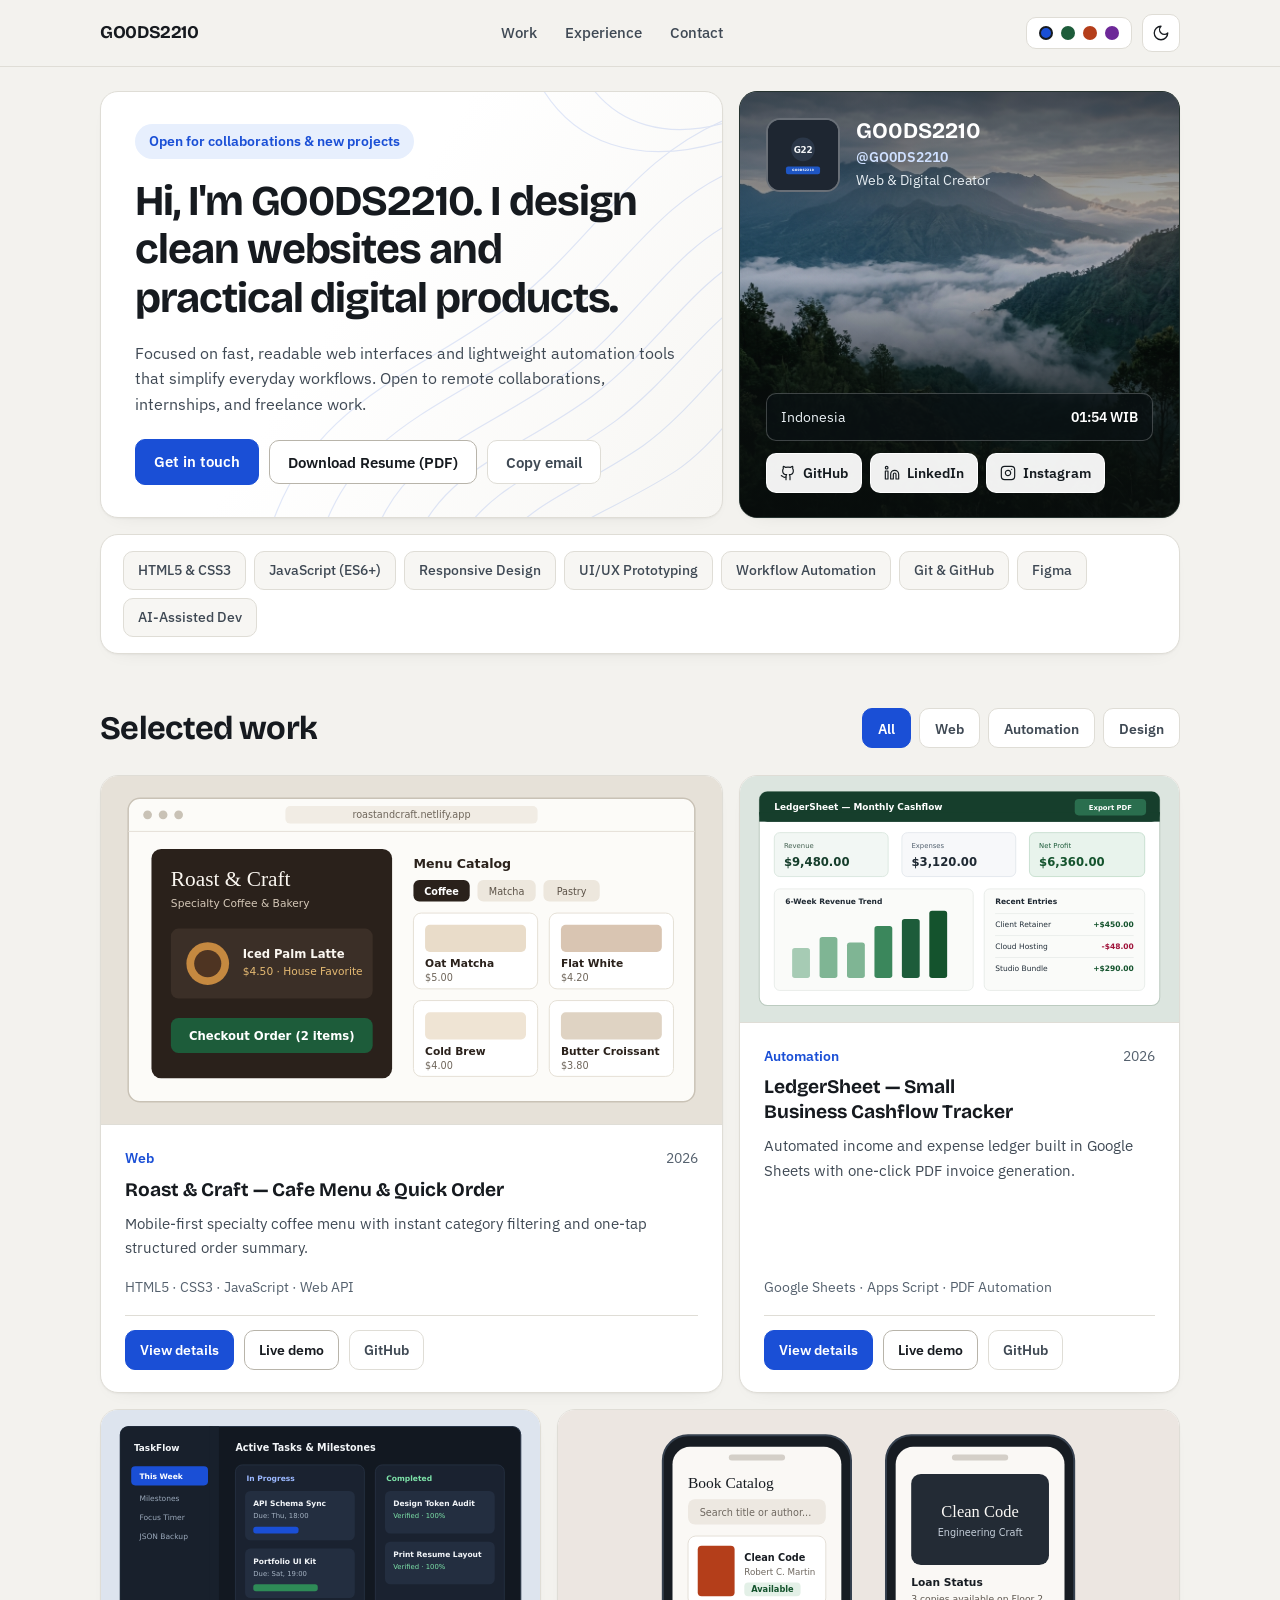
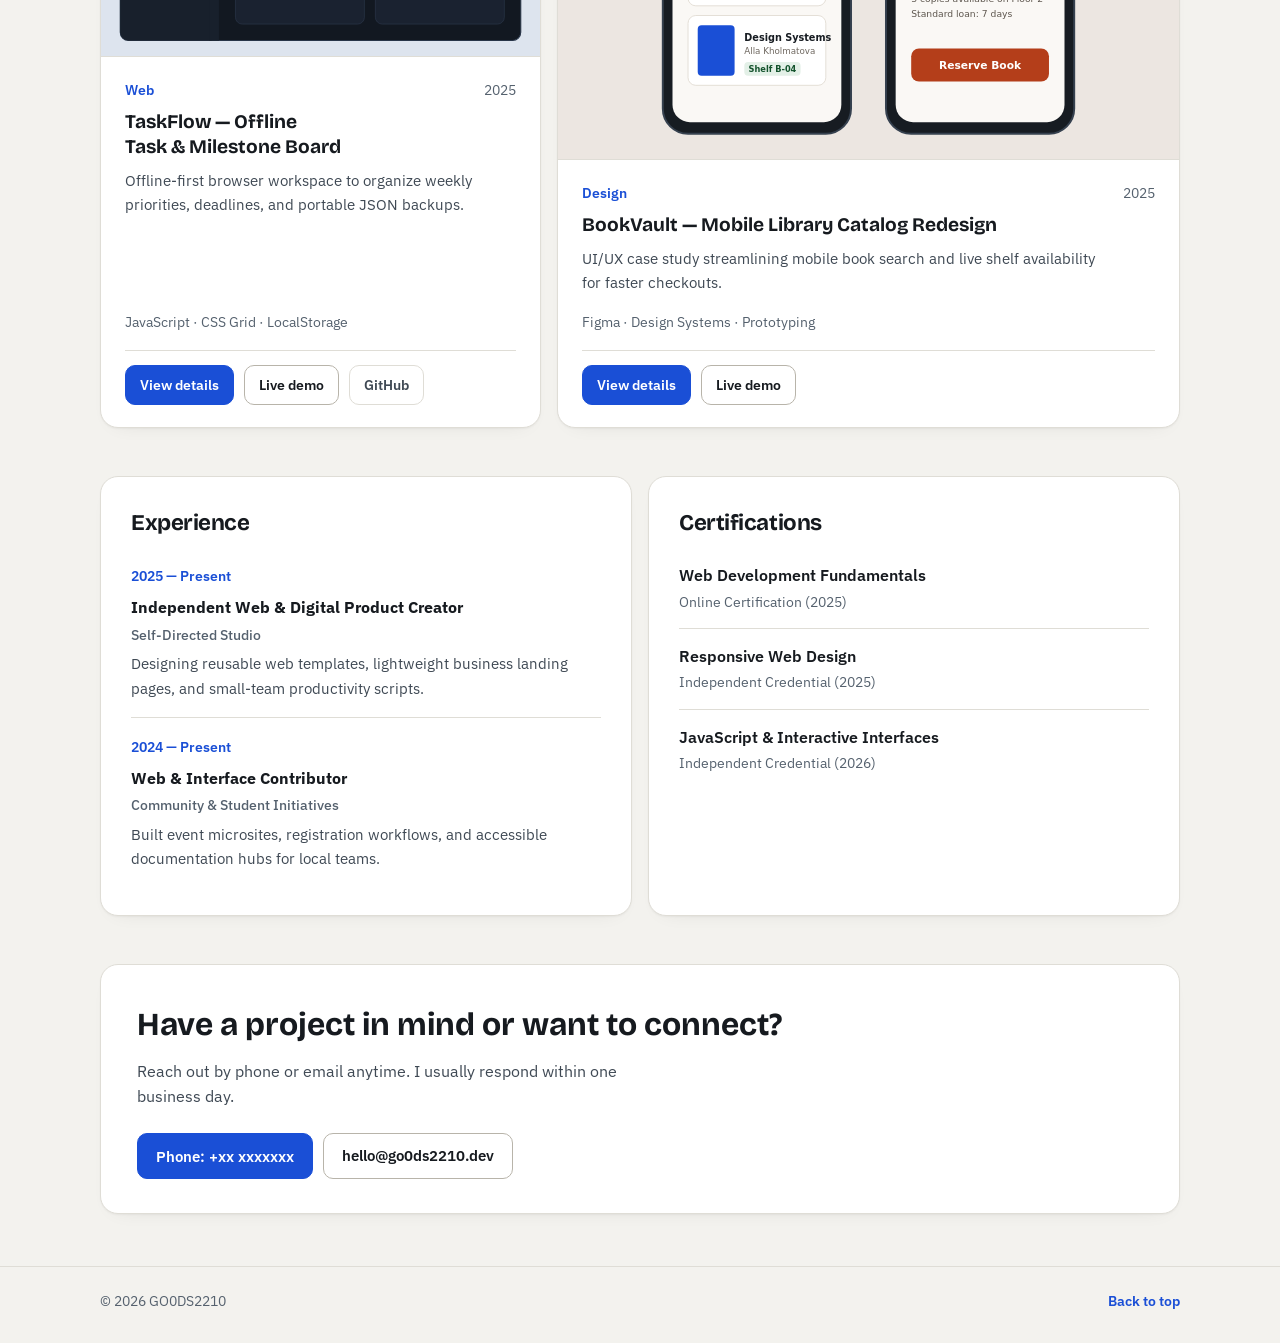
<file: index.html>
<!DOCTYPE html>
<html lang="en" data-theme="light" data-preset="cobalt">
<head>
  <meta charset="UTF-8" />
  <meta name="viewport" content="width=device-width, initial-scale=1.0" />
  <meta name="description" content="Personal Portfolio & Online Resume" />
  <title>Portfolio</title>
  <link rel="preconnect" href="https://fonts.googleapis.com" />
  <link rel="preconnect" href="https://fonts.gstatic.com" crossorigin />
  <link href="https://fonts.googleapis.com/css2?family=Bricolage+Grotesque:opsz,wght@12..96,500;12..96,600;12..96,700&family=IBM+Plex+Sans:wght@400;500;600;700&display=swap" rel="stylesheet" />
  <link rel="stylesheet" href="style.css" />
</head>
<body>
  <a href="#main-content" class="skip-link">Skip to main content</a>

  <header class="topbar">
    <div class="container topbar-inner">
      <a href="#top" class="brand-mark" id="nav-brand">GO0DS2210</a>

      <nav class="main-nav" aria-label="Primary navigation">
        <a href="#work">Work</a>
        <a href="#journey">Experience</a>
        <a href="#contact">Contact</a>
      </nav>

      <div class="topbar-controls">
        <div class="swatch-bar" role="group" aria-label="Select accent color">
          <button type="button" class="swatch-btn" data-set-preset="cobalt" title="Cobalt" aria-label="Cobalt theme"></button>
          <button type="button" class="swatch-btn" data-set-preset="matcha" title="Matcha" aria-label="Matcha theme"></button>
          <button type="button" class="swatch-btn" data-set-preset="terracotta" title="Terracotta" aria-label="Terracotta theme"></button>
          <button type="button" class="swatch-btn" data-set-preset="plum" title="Plum" aria-label="Plum theme"></button>
        </div>

        <button type="button" class="icon-control" id="theme-toggle" aria-label="Toggle light or dark mode" title="Toggle light or dark mode">
          <svg class="icon-sun" viewBox="0 0 24 24" fill="none" stroke="currentColor" stroke-width="1.75" stroke-linecap="round" stroke-linejoin="round" aria-hidden="true"><circle cx="12" cy="12" r="4"/><path d="M12 2v2"/><path d="M12 20v2"/><path d="m4.93 4.93 1.41 1.41"/><path d="m17.66 17.66 1.41 1.41"/><path d="M2 12h2"/><path d="M20 12h2"/><path d="m6.34 17.66-1.41 1.41"/><path d="m19.07 4.93-1.41 1.41"/></svg>
          <svg class="icon-moon" viewBox="0 0 24 24" fill="none" stroke="currentColor" stroke-width="1.75" stroke-linecap="round" stroke-linejoin="round" aria-hidden="true"><path d="M12 3a6 6 0 0 0 9 9 9 9 0 1 1-9-9Z"/></svg>
        </button>

        <button type="button" class="icon-control mobile-menu-btn" id="mobile-menu-btn" aria-label="Open navigation menu" aria-expanded="false">
          <svg viewBox="0 0 24 24" fill="none" stroke="currentColor" stroke-width="1.75" stroke-linecap="round" aria-hidden="true"><line x1="4" y1="7" x2="20" y2="7"/><line x1="4" y1="12" x2="20" y2="12"/><line x1="4" y1="17" x2="20" y2="17"/></svg>
        </button>
      </div>
    </div>

    <nav class="mobile-nav" id="mobile-nav" aria-label="Mobile navigation" hidden>
      <div class="container mobile-nav-inner">
        <a href="#work">Work</a>
        <a href="#journey">Experience</a>
        <a href="#contact">Contact</a>
      </div>
    </nav>
  </header>

  <main id="main-content" class="container page-stack">
    <!-- OPENING BENTO HERO -->
    <section class="bento-hero" id="top" aria-label="Introduction">
      <div class="tile tile-hero">
        <svg class="hero-topo" viewBox="0 0 680 440" fill="none" preserveAspectRatio="xMaxYMax slice" aria-hidden="true">
          <g stroke="currentColor" stroke-width="1.2">
            <path d="M320 460 C350 370, 440 350, 520 290 C590 238, 630 160, 700 130"/>
            <path d="M365 460 C395 390, 470 370, 545 315 C610 266, 650 198, 705 170"/>
            <path d="M410 460 C440 408, 504 388, 570 340 C628 296, 665 236, 710 212"/>
            <path d="M458 460 C486 424, 540 406, 598 366 C648 330, 680 278, 715 256"/>
            <path d="M512 460 C542 438, 586 422, 632 392 C668 368, 694 328, 720 308"/>
            <path d="M265 460 C300 346, 405 322, 492 256 C570 196, 610 112, 700 78"/>
            <path d="M210 460 C252 318, 368 292, 464 218 C548 152, 590 62, 695 24"/>
            <path d="M485 -20 C520 55, 595 80, 690 48"/>
            <path d="M535 -20 C566 36, 626 52, 695 28"/>
          </g>
        </svg>

        <span class="avail-pill" id="hero-availability"></span>
        <h1 class="hero-title" id="hero-headline"></h1>
        <p class="hero-bio" id="hero-bio"></p>

        <div class="hero-cta-row">
          <a href="#contact" class="btn-primary">Get in touch</a>
          <button type="button" class="btn-secondary" id="cv-action-btn">
            <span id="cv-action-label">Download Resume (PDF)</span>
          </button>
          <button type="button" class="btn-ghost" id="copy-email-btn">Copy email</button>
        </div>
      </div>

      <!-- Scenic Indonesian Highlands Profile Card (Looping Video / Poster) -->
      <aside class="tile tile-profile" id="profile-card" aria-label="Profile card">
        <div class="profile-media" id="profile-media" aria-hidden="true"></div>
        <div class="profile-scrim" aria-hidden="true"></div>

        <div class="profile-top">
          <div class="profile-head">
            <div class="profile-avatar">
              <img id="hero-avatar" src="assets/avatar-go0ds.svg" alt="Profile portrait" />
            </div>
            <div>
              <p class="profile-name" id="profile-name"></p>
              <p class="profile-handle" id="profile-handle"></p>
              <p class="profile-role" id="profile-role"></p>
            </div>
          </div>
        </div>

        <div class="profile-bottom">
          <div class="profile-meta-row">
            <span id="profile-city"></span>
            <span class="profile-clock" id="live-clock">--:-- WIB</span>
          </div>

          <div class="profile-socials" id="hero-socials"></div>
        </div>
      </aside>

      <!-- Skills Strip -->
      <div class="tile tile-skills" aria-label="Skills and tools">
        <div class="skills-row" id="skills-track"></div>
      </div>
    </section>

    <!-- SELECTED WORK -->
    <section class="section-block" id="work">
      <div class="section-bar">
        <h2 class="section-heading">Selected work</h2>
        <div class="filter-tabs" id="project-filters" role="tablist" aria-label="Filter project category"></div>
      </div>

      <div class="bento-projects" id="projects-grid"></div>
    </section>

    <!-- EXPERIENCE & CERTIFICATIONS -->
    <section class="section-block" id="journey">
      <div class="bento-two-col">
        <div class="tile tile-padded">
          <h2 class="tile-heading">Experience</h2>
          <div class="timeline-stack" id="timeline-list"></div>
        </div>

        <div class="tile tile-padded">
          <h2 class="tile-heading">Certifications</h2>
          <ul class="cert-stack" id="cert-list"></ul>
        </div>
      </div>
    </section>

    <!-- CONTACT -->
    <section class="section-block" id="contact">
      <div class="tile tile-contact">
        <div class="contact-copy">
          <h2 class="contact-heading" id="contact-heading"></h2>
          <p class="contact-sub" id="contact-sub"></p>
        </div>
        <div class="contact-actions" id="contact-actions"></div>
      </div>
    </section>
  </main>

  <footer class="site-footer">
    <div class="container footer-inner">
      <p id="footer-copy"></p>
      <a href="#top" class="footer-link">Back to top</a>
    </div>
  </footer>

  <div class="toast" id="toast" role="status" aria-live="polite"></div>

  <script src="config.js"></script>
  <script src="resume-pdf.js"></script>
  <script src="app.js"></script>
</body>
</html>
</file>
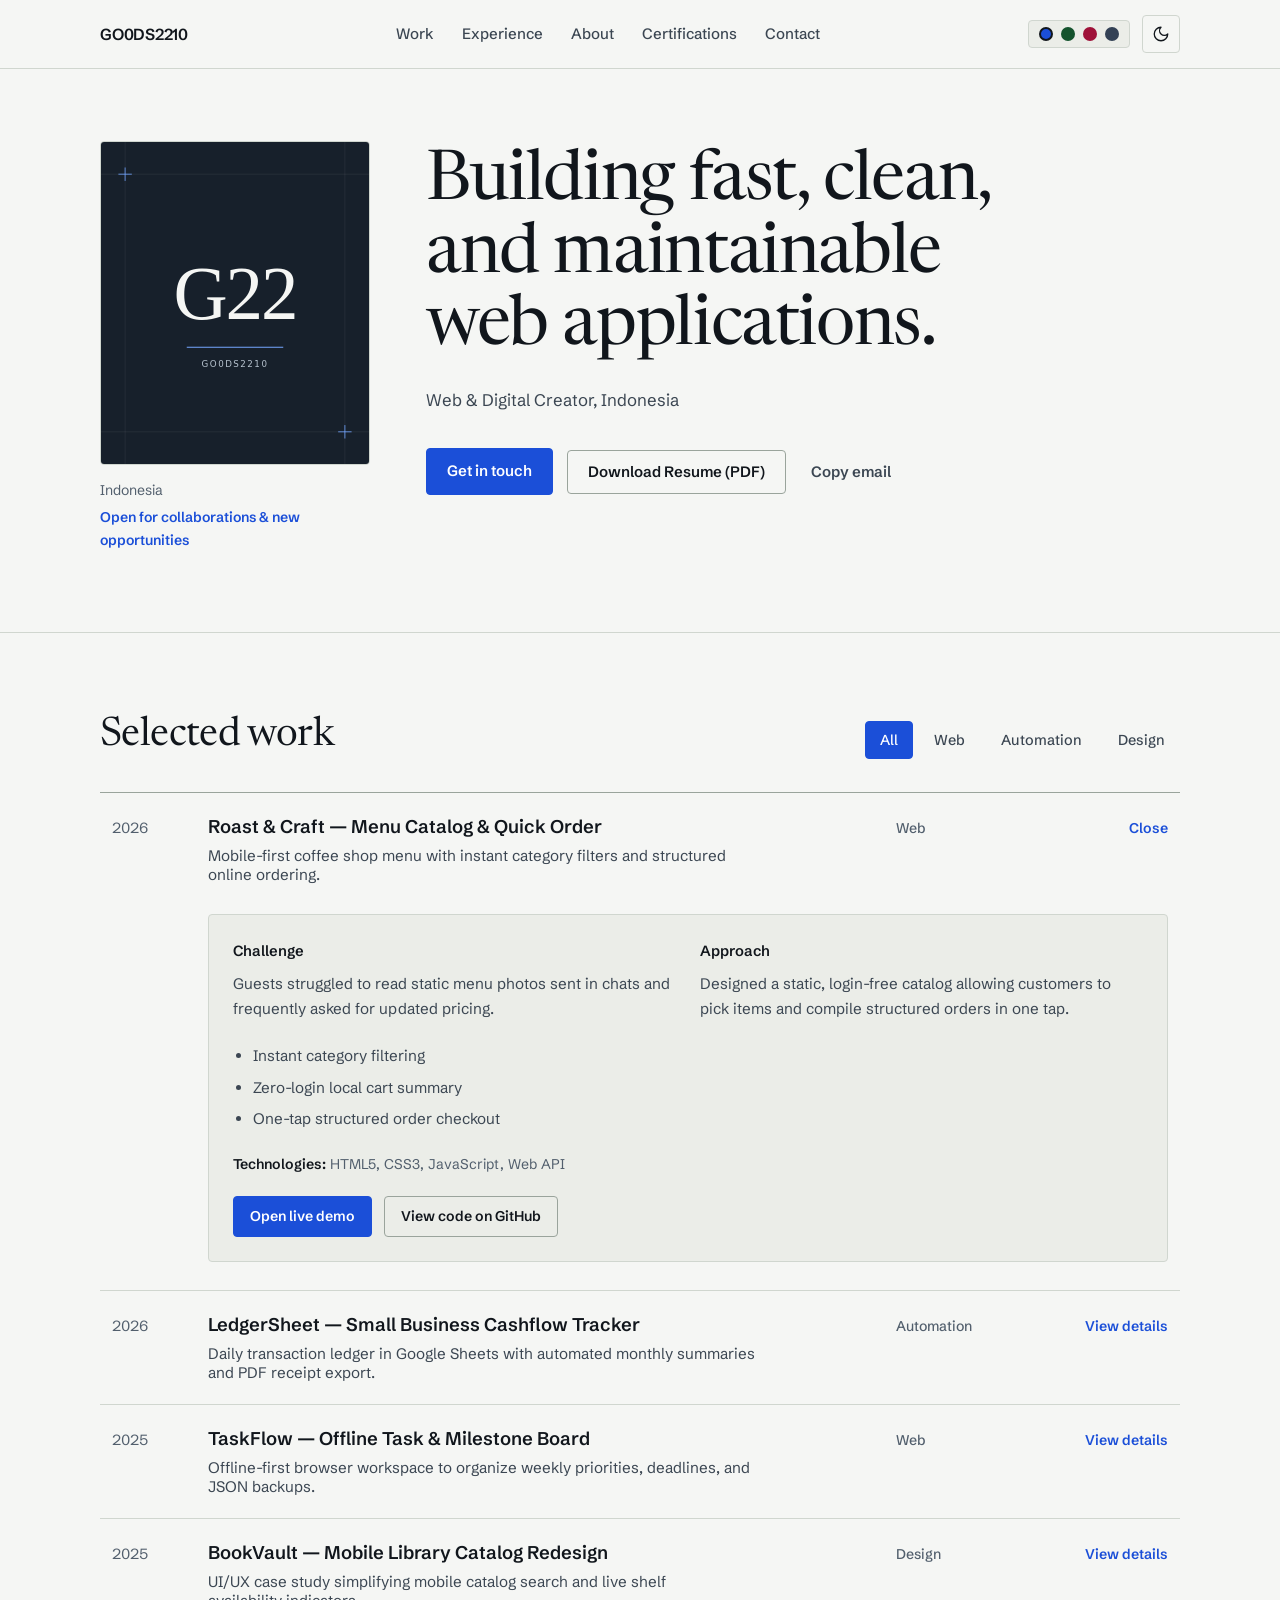
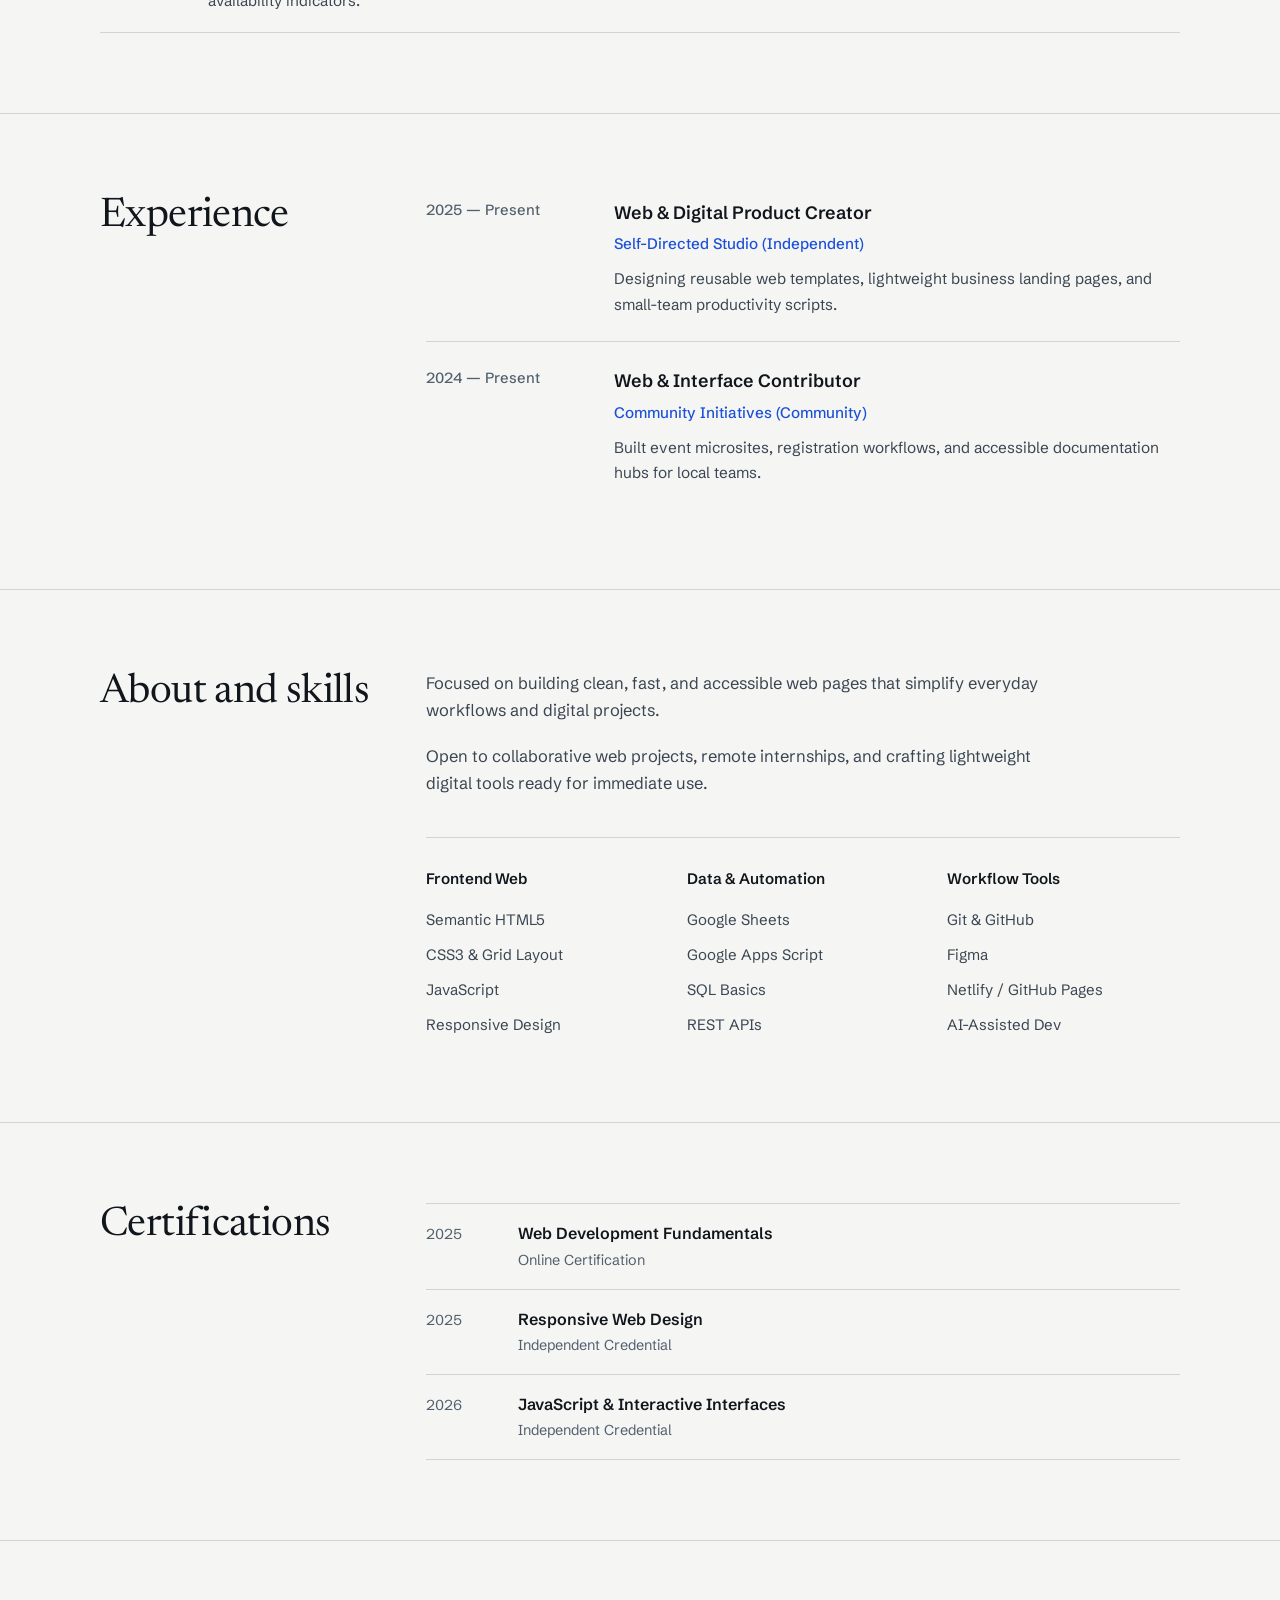
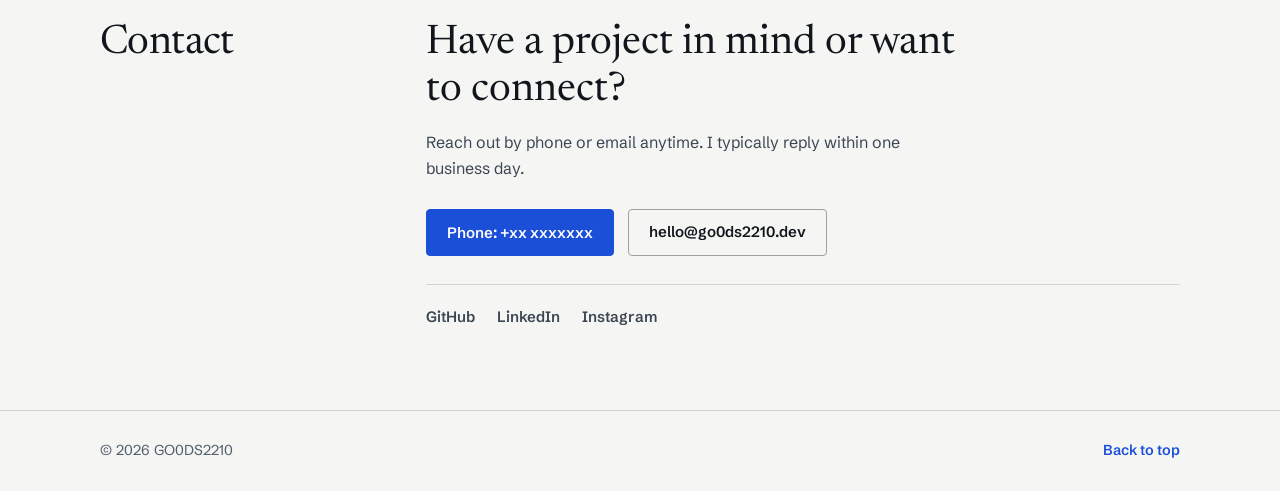
<file: editorial/index.html>
<!DOCTYPE html>
<html lang="en" data-theme="light" data-preset="cobalt">
<head>
  <meta charset="UTF-8" />
  <meta name="viewport" content="width=device-width, initial-scale=1.0" />
  <meta name="description" content="Editorial Portfolio & Online Resume" />
  <title>Portfolio & Resume</title>
  <link rel="preconnect" href="https://fonts.googleapis.com" />
  <link rel="preconnect" href="https://fonts.gstatic.com" crossorigin />
  <link href="https://fonts.googleapis.com/css2?family=Newsreader:ital,opsz,wght@0,6..72,400..500;1,6..72,400&family=Schibsted+Grotesk:wght@400;500;600;700&display=swap" rel="stylesheet" />
  <link rel="stylesheet" href="style.css" />
</head>
<body>
  <a href="#main-content" class="skip-link">Skip to main content</a>

  <header class="site-header" id="site-header">
    <div class="container header-inner">
      <a href="#top" class="wordmark" id="nav-brand">Portfolio</a>

      <nav class="site-nav" aria-label="Primary navigation">
        <a href="#work">Work</a>
        <a href="#experience">Experience</a>
        <a href="#about">About</a>
        <a href="#certifications">Certifications</a>
        <a href="#contact">Contact</a>
      </nav>

      <div class="header-controls">
        <div class="swatch-group" role="group" aria-label="Select accent color">
          <button type="button" class="swatch" data-set-preset="cobalt" title="Cobalt Accent" aria-label="Cobalt Accent"></button>
          <button type="button" class="swatch" data-set-preset="forest" title="Forest Accent" aria-label="Forest Accent"></button>
          <button type="button" class="swatch" data-set-preset="crimson" title="Crimson Accent" aria-label="Crimson Accent"></button>
          <button type="button" class="swatch" data-set-preset="slate" title="Slate Accent" aria-label="Slate Accent"></button>
        </div>

        <button type="button" class="control-btn" id="theme-toggle" aria-label="Toggle light or dark mode" title="Toggle light or dark mode">
          <svg class="icon-sun" viewBox="0 0 24 24" fill="none" stroke="currentColor" stroke-width="1.75" stroke-linecap="round" stroke-linejoin="round" aria-hidden="true"><circle cx="12" cy="12" r="4"/><path d="M12 2v2"/><path d="M12 20v2"/><path d="m4.93 4.93 1.41 1.41"/><path d="m17.66 17.66 1.41 1.41"/><path d="M2 12h2"/><path d="M20 12h2"/><path d="m6.34 17.66-1.41 1.41"/><path d="m19.07 4.93-1.41 1.41"/></svg>
          <svg class="icon-moon" viewBox="0 0 24 24" fill="none" stroke="currentColor" stroke-width="1.75" stroke-linecap="round" stroke-linejoin="round" aria-hidden="true"><path d="M12 3a6 6 0 0 0 9 9 9 9 0 1 1-9-9Z"/></svg>
        </button>

        <button type="button" class="control-btn mobile-toggle" id="mobile-menu-btn" aria-label="Open navigation menu" aria-expanded="false">
          <svg viewBox="0 0 24 24" fill="none" stroke="currentColor" stroke-width="1.75" stroke-linecap="round" aria-hidden="true"><line x1="4" y1="7" x2="20" y2="7"/><line x1="4" y1="12" x2="20" y2="12"/><line x1="4" y1="17" x2="20" y2="17"/></svg>
        </button>
      </div>
    </div>

    <nav class="mobile-drawer" id="mobile-nav" aria-label="Mobile navigation" hidden>
      <div class="container mobile-drawer-inner">
        <a href="#work">Work</a>
        <a href="#experience">Experience</a>
        <a href="#about">About</a>
        <a href="#certifications">Certifications</a>
        <a href="#contact">Contact</a>
      </div>
    </nav>
  </header>

  <main id="main-content">
    <!-- Opening Editorial Monograph -->
    <section class="opening" id="top">
      <div class="container opening-grid">
        <figure class="portrait-column">
          <div class="portrait-frame">
            <img id="hero-avatar" src="assets/avatar-placeholder.svg" alt="Profile portrait" />
          </div>
          <figcaption class="portrait-meta">
            <span id="hero-location"></span>
            <span class="availability-note" id="availability-note"></span>
          </figcaption>
        </figure>

        <div class="statement-column">
          <h1 class="display-headline" id="hero-headline"></h1>
          <p class="role-line" id="hero-institution"></p>

          <div class="opening-actions">
            <a href="#contact" class="btn-solid" id="hero-contact-btn">Get in touch</a>
            <button type="button" class="btn-outline" id="cv-action-btn">
              <span id="cv-action-label">Download Resume (PDF)</span>
            </button>
            <button type="button" class="btn-text" id="copy-email-btn">Copy email</button>
          </div>
        </div>
      </div>
    </section>

    <!-- Selected Work: Interactive Monograph Index -->
    <section class="editorial-section" id="work">
      <div class="container">
        <div class="section-bar">
          <h2 class="section-heading">Selected work</h2>
          <div class="filter-strip" id="project-filters" role="tablist" aria-label="Filter project category"></div>
        </div>

        <div class="work-index" id="projects-list"></div>
      </div>
    </section>

    <!-- Experience: Asymmetric 2-Column Split -->
    <section class="editorial-section" id="experience">
      <div class="container split-layout">
        <div class="split-rail">
          <h2 class="section-heading">Experience</h2>
        </div>
        <div class="split-body" id="timeline-list"></div>
      </div>
    </section>

    <!-- About & Capabilities: Asymmetric 2-Column Split -->
    <section class="editorial-section" id="about">
      <div class="container split-layout">
        <div class="split-rail">
          <h2 class="section-heading">About and skills</h2>
        </div>
        <div class="split-body">
          <div class="prose-block" id="about-paragraphs"></div>
          <div class="capabilities-grid" id="skills-container"></div>
        </div>
      </div>
    </section>

    <!-- Certifications: Clean Tabular Index -->
    <section class="editorial-section" id="certifications">
      <div class="container split-layout">
        <div class="split-rail">
          <h2 class="section-heading">Certifications</h2>
        </div>
        <div class="split-body">
          <ul class="cert-index" id="cert-list"></ul>
        </div>
      </div>
    </section>

    <!-- Contact Band -->
    <section class="editorial-section contact-section" id="contact">
      <div class="container split-layout">
        <div class="split-rail">
          <h2 class="section-heading">Contact</h2>
        </div>
        <div class="split-body">
          <p class="contact-lead" id="contact-heading"></p>
          <p class="contact-sub" id="contact-sub"></p>
          <div class="contact-actions" id="contact-actions"></div>
          <div class="social-links" id="social-row"></div>
        </div>
      </div>
    </section>
  </main>

  <footer class="site-footer">
    <div class="container footer-inner">
      <p id="footer-copy"></p>
      <a href="#top" class="footer-top-link">Back to top</a>
    </div>
  </footer>

  <div class="toast" id="toast" role="status" aria-live="polite"></div>

  <script src="config.js"></script>
  <script src="resume-pdf.js"></script>
  <script src="app.js"></script>
</body>
</html>
</file>
<file: style.css>
/* ==========================================================================
   BENTOFOLIO — TACTILE BENTO SIMPEL & RAMAH
   Kanvas hangat bersih, kartu profil ringan, mockup proyek visual,
   4 aksen warna WCAG AA/AAA, Dark/Light mode, dan cetak CV PDF.
   ========================================================================== */

:root {
  --font-display: "Bricolage Grotesque", -apple-system, BlinkMacSystemFont, "Segoe UI", sans-serif;
  --font-sans: "IBM Plex Sans", -apple-system, BlinkMacSystemFont, "Segoe UI", sans-serif;

  /* Light Mode — Warm Soft Paper */
  --ground: #f3f2ee;
  --tile: #ffffff;
  --tile-subtle: #f7f6f3;
  --ink: #161a1f;
  --ink-secondary: #3f4954;
  --ink-muted: #55616e;
  --border: #dfddd6;
  --border-strong: #b8b4aa;

  /* Default high-contrast accent: Cobalt */
  --accent: #1a4fd6;
  --accent-hover: #133ba3;
  --accent-ink: #ffffff;
  --accent-tint: #e7effd;

  --radius-tile: 18px;
  --radius-control: 10px;
  --shadow-tile: 0 1px 2px rgba(22, 26, 31, 0.04), 0 8px 22px -16px rgba(22, 26, 31, 0.14);
  --ease-out: cubic-bezier(0.16, 1, 0.3, 1);
  --transition: 0.2s var(--ease-out);
}

/* Studio Color Presets — Light Mode (WCAG AA/AAA) */
html[data-preset="matcha"] {
  --accent: #1d5c3a;
  --accent-hover: #14432a;
  --accent-ink: #ffffff;
  --accent-tint: #e5f2ea;
}
html[data-preset="terracotta"] {
  --accent: #b43e1a;
  --accent-hover: #8f2f12;
  --accent-ink: #ffffff;
  --accent-tint: #fceae4;
}
html[data-preset="plum"] {
  --accent: #6d2898;
  --accent-hover: #531d75;
  --accent-ink: #ffffff;
  --accent-tint: #f2e8fa;
}

/* Dark Mode */
html[data-theme="dark"] {
  --ground: #101317;
  --tile: #171c22;
  --tile-subtle: #1e252d;
  --ink: #f2f4f7;
  --ink-secondary: #c5ced8;
  --ink-muted: #9aa7b5;
  --border: #28313c;
  --border-strong: #465466;

  --accent: #7daeff;
  --accent-hover: #a3c5ff;
  --accent-ink: #0b111a;
  --accent-tint: #1c2c45;
  --shadow-tile: 0 2px 10px rgba(0, 0, 0, 0.28);
}
html[data-theme="dark"][data-preset="matcha"] {
  --accent: #6dd99c;
  --accent-hover: #94e7b7;
  --accent-ink: #081a10;
  --accent-tint: #172e22;
}
html[data-theme="dark"][data-preset="terracotta"] {
  --accent: #ff9878;
  --accent-hover: #ffb69f;
  --accent-ink: #1e0b05;
  --accent-tint: #331e17;
}
html[data-theme="dark"][data-preset="plum"] {
  --accent: #d19eff;
  --accent-hover: #e2c0ff;
  --accent-ink: #170922;
  --accent-tint: #2a1b38;
}

/* ==========================================================================
   Base & Browser Surfaces
   ========================================================================== */
*, *::before, *::after {
  box-sizing: border-box;
}

html {
  scroll-behavior: smooth;
  scroll-padding-top: 84px;
  scrollbar-color: var(--border-strong) var(--ground);
  scrollbar-width: thin;
}

body {
  margin: 0;
  font-family: var(--font-sans);
  font-size: 16px;
  line-height: 1.62;
  background-color: var(--ground);
  color: var(--ink);
  caret-color: var(--accent);
  -webkit-font-smoothing: antialiased;
  transition: background-color var(--transition), color var(--transition);
}

::selection {
  background-color: var(--accent);
  color: var(--accent-ink);
}

::-webkit-scrollbar {
  width: 10px;
}
::-webkit-scrollbar-track {
  background: var(--ground);
}
::-webkit-scrollbar-thumb {
  background: var(--border-strong);
  border: 2px solid var(--ground);
  border-radius: 6px;
}

img {
  max-width: 100%;
  display: block;
}

a {
  color: inherit;
  text-decoration: none;
  text-underline-offset: 0.22em;
}

button {
  font-family: inherit;
  cursor: pointer;
}

:focus-visible {
  outline: 2px solid var(--accent);
  outline-offset: 3px;
  border-radius: 4px;
}

h1, h2, h3 {
  font-family: var(--font-display);
  text-wrap: balance;
}

p {
  text-wrap: pretty;
}

.skip-link {
  position: absolute;
  top: -120px;
  left: 20px;
  background: var(--accent);
  color: var(--accent-ink);
  padding: 10px 16px;
  border-radius: var(--radius-control);
  font-weight: 600;
  z-index: 999;
}
.skip-link:focus {
  top: 16px;
}

.container {
  width: min(1080px, 100% - 40px);
  margin-inline: auto;
}

/* ==========================================================================
   Topbar
   ========================================================================== */
.topbar {
  position: sticky;
  top: 0;
  z-index: 100;
  background: var(--ground);
  border-bottom: 1px solid var(--border);
}

.topbar-inner {
  height: 66px;
  display: flex;
  align-items: center;
  justify-content: space-between;
  gap: 20px;
}

.brand-mark {
  font-family: var(--font-display);
  font-weight: 700;
  font-size: 1.12rem;
  letter-spacing: -0.02em;
  color: var(--ink);
}

.main-nav {
  display: flex;
  align-items: center;
  gap: 28px;
}

.main-nav a {
  font-size: 0.94rem;
  font-weight: 500;
  color: var(--ink-secondary);
  transition: color var(--transition);
}
.main-nav a:hover {
  color: var(--accent);
  text-decoration: underline;
}

.topbar-controls {
  display: flex;
  align-items: center;
  gap: 10px;
}

.swatch-bar {
  display: flex;
  align-items: center;
  gap: 8px;
  padding: 8px 12px;
  border-radius: var(--radius-control);
  border: 1px solid var(--border);
  background: var(--tile);
}

.swatch-btn {
  width: 14px;
  height: 14px;
  border-radius: 50%;
  border: 2px solid transparent;
  padding: 0;
  transition: transform var(--transition), border-color var(--transition);
}
.swatch-btn:hover {
  transform: scale(1.16);
}
.swatch-btn.active {
  border-color: var(--ink);
}
.swatch-btn[data-set-preset="cobalt"]     { background: #1a4fd6; }
.swatch-btn[data-set-preset="matcha"]     { background: #1d5c3a; }
.swatch-btn[data-set-preset="terracotta"] { background: #b43e1a; }
.swatch-btn[data-set-preset="plum"]       { background: #6d2898; }

.icon-control {
  width: 38px;
  height: 38px;
  border-radius: var(--radius-control);
  border: 1px solid var(--border);
  background: var(--tile);
  color: var(--ink);
  display: inline-flex;
  align-items: center;
  justify-content: center;
  transition: border-color var(--transition), background-color var(--transition);
}
.icon-control:hover {
  border-color: var(--accent);
  background: var(--accent-tint);
}
.icon-control svg {
  width: 18px;
  height: 18px;
}

html[data-theme="light"] .icon-sun { display: none; }
html[data-theme="dark"] .icon-moon { display: none; }

.mobile-menu-btn {
  display: none;
}

.mobile-nav {
  background: var(--tile);
  border-top: 1px solid var(--border);
}
.mobile-nav[hidden] {
  display: none;
}
.mobile-nav-inner {
  display: flex;
  flex-direction: column;
  padding: 10px 0 14px;
}
.mobile-nav a {
  padding: 11px 4px;
  font-weight: 500;
  color: var(--ink-secondary);
  border-bottom: 1px solid var(--border);
}
.mobile-nav a:last-child {
  border-bottom: none;
}

/* ==========================================================================
   Page Stack & Bento Tile
   ========================================================================== */
.page-stack {
  padding-top: 24px;
  padding-bottom: 52px;
  display: flex;
  flex-direction: column;
  gap: 48px;
}

.tile {
  background: var(--tile);
  border: 1px solid var(--border);
  border-radius: var(--radius-tile);
  box-shadow: var(--shadow-tile);
}

/* ==========================================================================
   Friendly Bento Hero
   ========================================================================== */
.bento-hero {
  display: grid;
  grid-template-columns: repeat(12, minmax(0, 1fr));
  gap: 16px;
}

.tile-hero {
  grid-column: span 7;
  position: relative;
  overflow: hidden;
  padding: 32px 34px;
  display: flex;
  flex-direction: column;
  justify-content: space-between;
  gap: 18px;
  background-color: var(--tile);
  background-image: linear-gradient(122deg, var(--tile) 42%, var(--tile-subtle) 100%);
}

.tile-hero > * {
  position: relative;
  z-index: 1;
}

.hero-topo {
  position: absolute;
  inset: 0;
  width: 100%;
  height: 100%;
  color: var(--accent);
  opacity: 0.13;
  pointer-events: none;
  z-index: 0;
}
html[data-theme="dark"] .hero-topo {
  opacity: 0.2;
}

.avail-pill {
  align-self: flex-start;
  padding: 6px 14px;
  border-radius: 999px;
  background: var(--accent-tint);
  color: var(--accent);
  font-size: 0.875rem;
  font-weight: 600;
}

.hero-title {
  margin: 0;
  font-size: clamp(1.9rem, 3.4vw, 2.65rem);
  font-weight: 700;
  line-height: 1.15;
  letter-spacing: -0.025em;
  color: var(--ink);
}

.hero-bio {
  margin: 0;
  font-size: 0.98rem;
  color: var(--ink-secondary);
  max-width: 58ch;
}

.hero-cta-row {
  display: flex;
  flex-wrap: wrap;
  align-items: center;
  gap: 10px;
  padding-top: 4px;
}

/* Buttons */
.btn-primary,
.btn-secondary,
.btn-ghost {
  display: inline-flex;
  align-items: center;
  justify-content: center;
  gap: 8px;
  min-height: 44px;
  padding: 10px 18px;
  border-radius: var(--radius-control);
  font-size: 0.93rem;
  font-weight: 600;
  border: 1px solid transparent;
  transition: background-color var(--transition), color var(--transition), border-color var(--transition);
}

.btn-primary {
  background: var(--accent);
  color: var(--accent-ink);
  border-color: var(--accent);
}
.btn-primary:hover {
  background: var(--accent-hover);
  border-color: var(--accent-hover);
}

.btn-secondary {
  background: var(--tile);
  color: var(--ink);
  border-color: var(--border-strong);
}
.btn-secondary:hover {
  border-color: var(--accent);
  color: var(--accent);
  background: var(--accent-tint);
}

.btn-ghost {
  background: var(--tile);
  color: var(--ink-secondary);
  border-color: var(--border);
}
.btn-ghost:hover {
  background: var(--tile-subtle);
  color: var(--ink);
}

/* Scenic Profile Card (Video / Poster Pemandangan Indonesia + Scrim Kontras Tinggi) */
.tile-profile {
  grid-column: span 5;
  position: relative;
  overflow: hidden;
  min-height: 390px;
  padding: 26px 26px 24px;
  display: flex;
  flex-direction: column;
  justify-content: space-between;
  gap: 24px;
  background: #131c1b;
  border-color: #263330;
  color: #ffffff;
  transition: transform 0.28s var(--ease-out), border-color var(--transition);
}
.tile-profile:hover {
  border-color: var(--accent);
}

.profile-media {
  position: absolute;
  inset: 0;
  z-index: 0;
}
.profile-media img,
.profile-media video {
  width: 100%;
  height: 100%;
  object-fit: cover;
  object-position: center 42%;
  display: block;
}

.profile-scrim {
  position: absolute;
  inset: 0;
  z-index: 1;
  background: linear-gradient(
    180deg,
    rgba(11, 17, 21, 0.66) 0%,
    rgba(11, 17, 21, 0.16) 44%,
    rgba(10, 16, 15, 0.74) 76%,
    rgba(8, 13, 12, 0.92) 100%
  );
  pointer-events: none;
}

.profile-top,
.profile-bottom {
  position: relative;
  z-index: 2;
}

.profile-bottom {
  display: flex;
  flex-direction: column;
  gap: 12px;
}

.profile-head {
  display: flex;
  align-items: center;
  gap: 16px;
}

.profile-avatar {
  width: 74px;
  height: 74px;
  border-radius: 14px;
  overflow: hidden;
  flex-shrink: 0;
  border: 2px solid rgba(255, 255, 255, 0.34);
  background: #1b2530;
}
.profile-avatar img {
  width: 100%;
  height: 100%;
  object-fit: cover;
}

.profile-head p {
  margin: 0;
}

.profile-name {
  font-family: var(--font-display);
  font-size: 1.38rem;
  font-weight: 700;
  line-height: 1.2;
  color: #ffffff;
}

.profile-handle {
  font-size: 0.9rem;
  font-weight: 600;
  color: #cfe0ff;
  margin-top: 2px;
}

.profile-role {
  font-size: 0.9rem;
  color: #e6edf2;
  margin-top: 3px;
}

.profile-meta-row {
  display: flex;
  align-items: center;
  justify-content: space-between;
  gap: 12px;
  padding: 11px 14px;
  border-radius: var(--radius-control);
  background: rgba(11, 17, 20, 0.72);
  border: 1px solid rgba(255, 255, 255, 0.22);
  font-size: 0.9rem;
  color: #ebf1f5;
}

.profile-clock {
  font-variant-numeric: tabular-nums;
  font-weight: 600;
  color: #ffffff;
  white-space: nowrap;
}

.profile-socials {
  display: flex;
  flex-wrap: wrap;
  gap: 8px;
}

.social-btn {
  display: inline-flex;
  align-items: center;
  gap: 7px;
  padding: 8px 13px;
  border-radius: var(--radius-control);
  background: rgba(255, 255, 255, 0.94);
  border: 1px solid rgba(255, 255, 255, 0.95);
  font-size: 0.875rem;
  font-weight: 600;
  color: #141a1f;
  transition: background-color var(--transition), transform var(--transition);
}
.social-btn:hover {
  background: #ffffff;
  transform: translateY(-1px);
}
.social-btn svg {
  width: 16px;
  height: 16px;
  flex-shrink: 0;
}

/* Skills Strip Tile */
.tile-skills {
  grid-column: span 12;
  padding: 16px 22px;
}

.skills-row {
  display: flex;
  flex-wrap: wrap;
  align-items: center;
  gap: 8px;
}

.skill-chip {
  padding: 7px 14px;
  border-radius: var(--radius-control);
  background: var(--tile-subtle);
  border: 1px solid var(--border);
  font-size: 0.875rem;
  font-weight: 500;
  color: var(--ink-secondary);
}

/* ==========================================================================
   Projects Showcase
   ========================================================================== */
.section-bar {
  display: flex;
  flex-wrap: wrap;
  align-items: center;
  justify-content: space-between;
  gap: 16px;
  margin-bottom: 20px;
}

.section-heading {
  margin: 0;
  font-size: clamp(1.55rem, 2.6vw, 2.05rem);
  font-weight: 700;
  letter-spacing: -0.02em;
  color: var(--ink);
}

.filter-tabs {
  display: flex;
  flex-wrap: wrap;
  gap: 8px;
}

.filter-tab {
  min-height: 40px;
  padding: 8px 15px;
  border-radius: var(--radius-control);
  border: 1px solid var(--border);
  background: var(--tile);
  color: var(--ink-secondary);
  font-size: 0.9rem;
  font-weight: 600;
  transition: all var(--transition);
}
.filter-tab:hover {
  border-color: var(--accent);
  color: var(--accent);
}
.filter-tab.active {
  background: var(--accent);
  border-color: var(--accent);
  color: var(--accent-ink);
}

.bento-projects {
  display: grid;
  grid-template-columns: repeat(12, minmax(0, 1fr));
  gap: 16px;
}

.project-tile {
  grid-column: span 6;
  overflow: hidden;
  display: flex;
  flex-direction: column;
  transition: border-color var(--transition);
}
.project-tile.size-wide {
  grid-column: span 7;
}
.project-tile.size-compact {
  grid-column: span 5;
}
.project-tile:hover {
  border-color: var(--border-strong);
}

.project-visual {
  aspect-ratio: 16 / 9;
  background: var(--tile-subtle);
  border-bottom: 1px solid var(--border);
  overflow: hidden;
}
.project-visual img {
  width: 100%;
  height: 100%;
  object-fit: cover;
  transition: transform 0.4s var(--ease-out);
}
.project-tile:hover .project-visual img {
  transform: scale(1.02);
}

.project-content {
  padding: 22px 24px;
  display: flex;
  flex-direction: column;
  flex: 1;
}

.project-meta {
  display: flex;
  align-items: center;
  justify-content: space-between;
  gap: 12px;
  margin-bottom: 8px;
  font-size: 0.875rem;
  color: var(--ink-muted);
}

.project-cat {
  font-weight: 600;
  color: var(--accent);
}

.project-year {
  font-variant-numeric: tabular-nums;
}

.project-title {
  margin: 0 0 8px;
  font-size: 1.2rem;
  font-weight: 700;
  line-height: 1.3;
  color: var(--ink);
}

.project-summary {
  margin: 0 0 16px;
  font-size: 0.95rem;
  color: var(--ink-secondary);
  max-width: 58ch;
  flex: 1;
}

.project-tech-line {
  margin: 0 0 16px;
  font-size: 0.875rem;
  color: var(--ink-muted);
}

.project-actions {
  display: flex;
  flex-wrap: wrap;
  align-items: center;
  gap: 10px;
  padding-top: 14px;
  border-top: 1px solid var(--border);
}

.project-actions .btn-primary,
.project-actions .btn-secondary,
.project-actions .btn-ghost {
  min-height: 40px;
  padding: 8px 14px;
  font-size: 0.875rem;
}

.project-case {
  margin-top: 16px;
  padding-top: 16px;
  border-top: 1px solid var(--border);
}
.project-case[hidden] {
  display: none;
}

.case-heading {
  margin: 12px 0 5px;
  font-family: var(--font-sans);
  font-size: 0.9rem;
  font-weight: 700;
  color: var(--ink);
}
.case-heading:first-child {
  margin-top: 0;
}

.project-case p {
  margin: 0 0 8px;
  font-size: 0.93rem;
  color: var(--ink-secondary);
}

.project-case ul {
  margin: 0;
  padding-left: 20px;
  font-size: 0.93rem;
  color: var(--ink-secondary);
}
.project-case li {
  margin-bottom: 4px;
}

/* ==========================================================================
   Experience & Certifications
   ========================================================================== */
.bento-two-col {
  display: grid;
  grid-template-columns: repeat(2, minmax(0, 1fr));
  gap: 16px;
}

.tile-padded {
  padding: 28px 30px;
}

.tile-heading {
  margin: 0 0 20px;
  font-size: 1.4rem;
  font-weight: 700;
  letter-spacing: -0.02em;
  color: var(--ink);
}

.timeline-item {
  padding: 16px 0;
  border-top: 1px solid var(--border);
}
.timeline-item:first-child {
  padding-top: 2px;
  border-top: none;
}

.timeline-period {
  font-variant-numeric: tabular-nums;
  font-size: 0.875rem;
  font-weight: 600;
  color: var(--accent);
}

.timeline-title {
  margin: 5px 0 2px;
  font-family: var(--font-sans);
  font-size: 1.02rem;
  font-weight: 700;
  color: var(--ink);
}

.timeline-org {
  margin: 0 0 6px;
  font-size: 0.9rem;
  font-weight: 500;
  color: var(--ink-muted);
}

.timeline-desc {
  margin: 0;
  font-size: 0.94rem;
  color: var(--ink-secondary);
}

.cert-stack {
  list-style: none;
  margin: 0;
  padding: 0;
}

.cert-item {
  display: flex;
  align-items: baseline;
  justify-content: space-between;
  gap: 14px;
  padding: 15px 0;
  border-top: 1px solid var(--border);
}
.cert-item:first-child {
  padding-top: 2px;
  border-top: none;
}

.cert-name {
  display: block;
  font-size: 0.97rem;
  font-weight: 600;
  color: var(--ink);
}

.cert-issuer {
  display: block;
  font-size: 0.875rem;
  color: var(--ink-muted);
  margin-top: 2px;
  font-variant-numeric: tabular-nums;
}

.cert-link {
  flex-shrink: 0;
  font-size: 0.875rem;
  font-weight: 600;
  color: var(--accent);
}
.cert-link:hover {
  text-decoration: underline;
}

/* ==========================================================================
   Contact Tile (Warm & Inviting — High Contrast)
   ========================================================================== */
.tile-contact {
  padding: 34px 36px;
  display: flex;
  flex-wrap: wrap;
  align-items: center;
  justify-content: space-between;
  gap: 24px;
  background: var(--tile);
}

.contact-heading {
  margin: 0 0 8px;
  font-size: clamp(1.5rem, 2.6vw, 2rem);
  font-weight: 700;
  color: var(--ink);
}

.contact-sub {
  margin: 0;
  font-size: 0.97rem;
  color: var(--ink-secondary);
  max-width: 52ch;
}

.contact-actions {
  display: flex;
  flex-wrap: wrap;
  gap: 10px;
}

.site-footer {
  border-top: 1px solid var(--border);
  padding: 22px 0 30px;
  font-size: 0.9rem;
  color: var(--ink-muted);
}

.footer-inner {
  display: flex;
  flex-wrap: wrap;
  align-items: center;
  justify-content: space-between;
  gap: 12px;
}
.footer-inner p {
  margin: 0;
}
.footer-link {
  font-weight: 600;
  color: var(--accent);
}
.footer-link:hover {
  text-decoration: underline;
}

/* Toast */
.toast {
  position: fixed;
  bottom: 24px;
  left: 50%;
  transform: translateX(-50%) translateY(16px);
  background: var(--ink);
  color: var(--ground);
  padding: 11px 18px;
  border-radius: var(--radius-control);
  font-size: 0.9rem;
  font-weight: 600;
  opacity: 0;
  pointer-events: none;
  z-index: 300;
  transition: opacity 0.22s ease, transform 0.22s var(--ease-out);
}
.toast.show {
  opacity: 1;
  transform: translateX(-50%) translateY(0);
}

/* ==========================================================================
   Responsive
   ========================================================================== */
@media (max-width: 920px) {
  .tile-hero,
  .tile-profile,
  .project-tile,
  .project-tile.size-wide,
  .project-tile.size-compact {
    grid-column: span 12;
  }
  .bento-two-col {
    grid-template-columns: 1fr;
  }
}

@media (max-width: 680px) {
  .container {
    width: min(1080px, 100% - 28px);
  }
  .main-nav {
    display: none;
  }
  .mobile-menu-btn {
    display: inline-flex;
  }
  .tile-hero,
  .tile-profile,
  .tile-padded,
  .tile-contact {
    padding: 22px 20px;
  }
  .project-content {
    padding: 20px;
  }
}

@media (prefers-reduced-motion: reduce) {
  *, *::before, *::after {
    animation-duration: 0.01ms !important;
    transition-duration: 0.01ms !important;
    scroll-behavior: auto !important;
  }
}

/* ==========================================================================
   Print / Save as CV PDF
   ========================================================================== */
@media print {
  body {
    background: #ffffff !important;
    color: #161a1f !important;
    font-size: 10.5pt;
  }
  .topbar,
  .hero-topo,
  .profile-media,
  .profile-scrim,
  .hero-cta-row,
  .profile-socials,
  .filter-tabs,
  .project-actions,
  .contact-actions,
  .site-footer,
  .toast {
    display: none !important;
  }
  .page-stack {
    gap: 18px !important;
    padding: 0 !important;
  }
  .tile,
  .tile-profile {
    background: #ffffff !important;
    color: #161a1f !important;
    box-shadow: none !important;
    border: 1px solid #cbd5e1 !important;
    min-height: auto !important;
    break-inside: avoid;
  }
  .profile-name,
  .profile-handle,
  .profile-role,
  .profile-meta-row,
  .profile-clock {
    color: #161a1f !important;
    background: transparent !important;
    border-color: #cbd5e1 !important;
  }
  .project-visual {
    display: none !important;
  }
  .project-case[hidden] {
    display: block !important;
  }
}
</file>
<file: editorial/style.css>
/* ==========================================================================
   FOLIOPRO v2 — ARSITEKTUR EDITORIAL MONOGRAF
   Tipografi kontras tinggi (Newsreader + Schibsted Grotesk), 60-30-10,
   WCAG AA/AAA pada seluruh preset, ramah layar ponsel, serta siap cetak PDF.
   ========================================================================== */

:root {
  --font-display: "Newsreader", Georgia, "Times New Roman", serif;
  --font-sans: "Schibsted Grotesk", -apple-system, BlinkMacSystemFont, "Segoe UI", sans-serif;

  /* Light canvas — Cool Architectural Stone */
  --ground: #f5f6f4;
  --surface: #ebede8;
  --surface-raised: #ffffff;
  --ink: #11161c;
  --ink-secondary: #3b4652;
  --ink-muted: #525f6d;
  --rule: #d0d6cf;
  --rule-strong: #9aa49c;

  /* Default high-contrast accent: Cobalt (>= 6.8:1 on ground) */
  --accent: #1b4fd8;
  --accent-hover: #143cad;
  --accent-ink: #ffffff;
  --accent-tint: #e4ecfc;

  --radius-sharp: 4px;
  --radius-soft: 8px;
  --ease-out: cubic-bezier(0.16, 1, 0.3, 1);
  --transition: 0.2s var(--ease-out);
}

/* Color Presets — Light Mode (All >= 6.5:1 WCAG AA/AAA) */
html[data-preset="forest"] {
  --accent: #14532d;
  --accent-hover: #0e3d21;
  --accent-ink: #ffffff;
  --accent-tint: #e3f0e7;
}
html[data-preset="crimson"] {
  --accent: #9f1239;
  --accent-hover: #7c0d2c;
  --accent-ink: #ffffff;
  --accent-tint: #fae6ec;
}
html[data-preset="slate"] {
  --accent: #1e293b;
  --accent-hover: #0f172a;
  --accent-ink: #ffffff;
  --accent-tint: #e6eaef;
}

/* Dark Mode — Deep Blueprint Ink */
html[data-theme="dark"] {
  --ground: #0e1217;
  --surface: #161c24;
  --surface-raised: #1c242e;
  --ink: #f1f4f7;
  --ink-secondary: #c5ced8;
  --ink-muted: #98a6b5;
  --rule: #252f3b;
  --rule-strong: #445364;

  --accent: #74a6ff;
  --accent-hover: #9bc0ff;
  --accent-ink: #0b111a;
  --accent-tint: #19263c;
}
html[data-theme="dark"][data-preset="forest"] {
  --accent: #63d494;
  --accent-hover: #8be2b0;
  --accent-ink: #081810;
  --accent-tint: #142a1f;
}
html[data-theme="dark"][data-preset="crimson"] {
  --accent: #fb7e9c;
  --accent-hover: #fda1b7;
  --accent-ink: #1e080f;
  --accent-tint: #2f1720;
}
html[data-theme="dark"][data-preset="slate"] {
  --accent: #d3dce6;
  --accent-hover: #edf2f7;
  --accent-ink: #0e1217;
  --accent-tint: #202833;
}

/* ==========================================================================
   Reset & Themed Browser Surfaces
   ========================================================================== */
*, *::before, *::after {
  box-sizing: border-box;
}

html {
  scroll-behavior: smooth;
  scroll-padding-top: 84px;
  scrollbar-color: var(--rule-strong) var(--ground);
  scrollbar-width: thin;
}

body {
  margin: 0;
  font-family: var(--font-sans);
  font-size: 16px;
  line-height: 1.65;
  background-color: var(--ground);
  color: var(--ink);
  caret-color: var(--accent);
  -webkit-font-smoothing: antialiased;
  transition: background-color var(--transition), color var(--transition);
}

::selection {
  background-color: var(--accent);
  color: var(--accent-ink);
}

::-webkit-scrollbar {
  width: 10px;
}
::-webkit-scrollbar-track {
  background: var(--ground);
}
::-webkit-scrollbar-thumb {
  background: var(--rule-strong);
  border: 2px solid var(--ground);
  border-radius: 6px;
}

img {
  max-width: 100%;
  display: block;
}

a {
  color: inherit;
  text-decoration: none;
  text-underline-offset: 0.22em;
}

button {
  font-family: inherit;
  cursor: pointer;
}

:focus-visible {
  outline: 2px solid var(--accent);
  outline-offset: 3px;
  border-radius: 3px;
}

h1, h2, h3 {
  text-wrap: balance;
}

p {
  text-wrap: pretty;
}

.skip-link {
  position: absolute;
  top: -120px;
  left: 20px;
  background: var(--accent);
  color: var(--accent-ink);
  padding: 10px 16px;
  border-radius: var(--radius-sharp);
  font-weight: 600;
  z-index: 999;
}
.skip-link:focus {
  top: 16px;
}

.container {
  width: min(1080px, 100% - 48px);
  margin-inline: auto;
}

/* ==========================================================================
   Header — Flat, Calm, Uncluttered
   ========================================================================== */
.site-header {
  position: sticky;
  top: 0;
  z-index: 100;
  background-color: var(--ground);
  border-bottom: 1px solid var(--rule);
}

.header-inner {
  height: 68px;
  display: flex;
  align-items: center;
  justify-content: space-between;
  gap: 24px;
}

.wordmark {
  font-weight: 600;
  font-size: 1rem;
  letter-spacing: -0.015em;
  color: var(--ink);
}

.site-nav {
  display: flex;
  align-items: center;
  gap: 28px;
}

.site-nav a {
  font-size: 0.94rem;
  font-weight: 500;
  color: var(--ink-secondary);
  transition: color var(--transition);
}
.site-nav a:hover {
  color: var(--accent);
  text-decoration: underline;
}

.header-controls {
  display: flex;
  align-items: center;
  gap: 12px;
}

.swatch-group {
  display: flex;
  align-items: center;
  gap: 8px;
  padding: 6px 10px;
  border: 1px solid var(--rule);
  border-radius: var(--radius-sharp);
  background: var(--surface);
}

.swatch {
  width: 14px;
  height: 14px;
  border-radius: 50%;
  border: 2px solid transparent;
  padding: 0;
  transition: transform var(--transition), border-color var(--transition);
}
.swatch:hover {
  transform: scale(1.15);
}
.swatch.active {
  border-color: var(--ink);
}
.swatch[data-set-preset="cobalt"]  { background: #1b4fd8; }
.swatch[data-set-preset="forest"]  { background: #14532d; }
.swatch[data-set-preset="crimson"] { background: #9f1239; }
.swatch[data-set-preset="slate"]   { background: #334155; }

.control-btn {
  width: 38px;
  height: 38px;
  border-radius: var(--radius-sharp);
  border: 1px solid var(--rule);
  background: var(--ground);
  color: var(--ink);
  display: inline-flex;
  align-items: center;
  justify-content: center;
  transition: border-color var(--transition), background-color var(--transition);
}
.control-btn:hover {
  border-color: var(--accent);
  background: var(--surface);
}
.control-btn svg {
  width: 18px;
  height: 18px;
}

html[data-theme="light"] .icon-sun { display: none; }
html[data-theme="dark"] .icon-moon { display: none; }

.mobile-toggle {
  display: none;
}

.mobile-drawer {
  border-top: 1px solid var(--rule);
  background: var(--ground);
}
.mobile-drawer[hidden] {
  display: none;
}
.mobile-drawer-inner {
  display: flex;
  flex-direction: column;
  padding: 14px 0 18px;
  gap: 4px;
}
.mobile-drawer a {
  padding: 10px 4px;
  font-weight: 500;
  color: var(--ink-secondary);
  border-bottom: 1px solid var(--rule);
}
.mobile-drawer a:last-child {
  border-bottom: none;
}

/* ==========================================================================
   Opening Monograph (Asymmetric Editorial Hero)
   ========================================================================== */
.opening {
  padding: 72px 0 80px;
  border-bottom: 1px solid var(--rule);
}

.opening-grid {
  display: grid;
  grid-template-columns: 270px 1fr;
  gap: 56px;
  align-items: start;
}

.portrait-column {
  margin: 0;
}

.portrait-frame {
  aspect-ratio: 5 / 6;
  overflow: hidden;
  border-radius: var(--radius-sharp);
  border: 1px solid var(--rule);
  background: var(--surface);
}

.portrait-frame img {
  width: 100%;
  height: 100%;
  object-fit: cover;
}

.portrait-meta {
  margin-top: 14px;
  display: flex;
  flex-direction: column;
  gap: 4px;
  font-size: 0.875rem;
  color: var(--ink-muted);
}

.availability-note {
  color: var(--accent);
  font-weight: 600;
}

.statement-column {
  padding-top: 6px;
}

.identity-line {
  margin: 0 0 14px;
  font-size: 1rem;
  font-weight: 600;
  color: var(--ink-secondary);
}

.display-headline {
  margin: 0 0 22px;
  font-family: var(--font-display);
  font-weight: 400;
  font-size: clamp(2.65rem, 5.4vw, 4.35rem);
  line-height: 1.05;
  letter-spacing: -0.02em;
  color: var(--ink);
  max-width: 18ch;
}

.role-line {
  margin: 0 0 34px;
  font-size: 1.05rem;
  color: var(--ink-secondary);
  max-width: 56ch;
}

.opening-actions {
  display: flex;
  flex-wrap: wrap;
  align-items: center;
  gap: 14px;
}

/* Tactile Editorial Buttons */
.btn-solid,
.btn-outline,
.btn-text {
  display: inline-flex;
  align-items: center;
  justify-content: center;
  min-height: 44px;
  padding: 10px 20px;
  font-size: 0.94rem;
  font-weight: 600;
  border-radius: var(--radius-sharp);
  transition: background-color var(--transition), color var(--transition), border-color var(--transition);
}

.btn-solid {
  background: var(--accent);
  color: var(--accent-ink);
  border: 1px solid var(--accent);
}
.btn-solid:hover {
  background: var(--accent-hover);
  border-color: var(--accent-hover);
}

.btn-outline {
  background: transparent;
  color: var(--ink);
  border: 1px solid var(--rule-strong);
}
.btn-outline:hover {
  border-color: var(--accent);
  color: var(--accent);
  background: var(--accent-tint);
}

.btn-text {
  background: transparent;
  color: var(--ink-secondary);
  border: 1px solid transparent;
  padding-inline: 10px;
}
.btn-text:hover {
  color: var(--accent);
  text-decoration: underline;
}

/* ==========================================================================
   Editorial Sections & Asymmetric Split Layout
   ========================================================================== */
.editorial-section {
  padding: 80px 0;
  border-bottom: 1px solid var(--rule);
}

.section-bar {
  display: flex;
  flex-wrap: wrap;
  align-items: baseline;
  justify-content: space-between;
  gap: 20px;
  margin-bottom: 32px;
}

.section-heading {
  margin: 0;
  font-family: var(--font-display);
  font-weight: 400;
  font-size: clamp(1.95rem, 3.2vw, 2.55rem);
  line-height: 1.15;
  letter-spacing: -0.015em;
  color: var(--ink);
}

.split-layout {
  display: grid;
  grid-template-columns: 270px 1fr;
  gap: 56px;
  align-items: start;
}

.split-rail {
  position: sticky;
  top: 96px;
}

/* ==========================================================================
   Project Index (Expandable Architectural Monograph Rows)
   ========================================================================== */
.filter-strip {
  display: flex;
  flex-wrap: wrap;
  gap: 6px;
}

.filter-tab {
  padding: 8px 14px;
  min-height: 38px;
  font-size: 0.9rem;
  font-weight: 500;
  color: var(--ink-secondary);
  background: transparent;
  border: 1px solid transparent;
  border-radius: var(--radius-sharp);
  transition: color var(--transition), background-color var(--transition), border-color var(--transition);
}
.filter-tab:hover {
  color: var(--ink);
  background: var(--surface);
}
.filter-tab.active {
  background: var(--accent);
  color: var(--accent-ink);
  border-color: var(--accent);
}

.work-index {
  border-top: 1px solid var(--rule-strong);
}

.work-item {
  border-bottom: 1px solid var(--rule);
}

.work-trigger {
  width: 100%;
  display: grid;
  grid-template-columns: 76px 1fr 140px 112px;
  gap: 20px;
  align-items: baseline;
  text-align: left;
  padding: 22px 12px;
  background: transparent;
  border: none;
  color: inherit;
  transition: background-color var(--transition);
}
.work-trigger:hover {
  background: var(--surface);
}

.work-year {
  font-variant-numeric: tabular-nums;
  font-size: 0.92rem;
  color: var(--ink-muted);
}

.work-title-wrap {
  min-width: 0;
}

.work-title {
  margin: 0;
  font-size: 1.15rem;
  font-weight: 600;
  line-height: 1.35;
  color: var(--ink);
}

.work-short {
  margin: 6px 0 0;
  font-size: 0.95rem;
  color: var(--ink-secondary);
  max-width: 62ch;
}

.work-category {
  font-size: 0.88rem;
  font-weight: 500;
  color: var(--ink-muted);
}

.work-toggle-label {
  justify-self: end;
  font-size: 0.88rem;
  font-weight: 600;
  color: var(--accent);
}

.work-detail {
  padding: 8px 12px 28px 108px;
}
.work-detail[hidden] {
  display: none;
}

.work-detail-inner {
  padding: 24px;
  background: var(--surface);
  border: 1px solid var(--rule);
  border-radius: var(--radius-sharp);
}

.work-screenshot {
  margin-bottom: 20px;
  border-radius: var(--radius-sharp);
  border: 1px solid var(--rule);
  overflow: hidden;
  max-height: 360px;
}
.work-screenshot img {
  width: 100%;
  height: 100%;
  object-fit: cover;
}

.case-grid {
  display: grid;
  grid-template-columns: repeat(2, minmax(0, 1fr));
  gap: 24px;
  margin-bottom: 22px;
}

.case-block h4 {
  margin: 0 0 8px;
  font-size: 0.92rem;
  font-weight: 600;
  color: var(--ink);
}

.case-block p {
  margin: 0;
  font-size: 0.95rem;
  color: var(--ink-secondary);
  max-width: 58ch;
}

.feature-list {
  margin: 0 0 22px;
  padding-left: 20px;
  color: var(--ink-secondary);
  font-size: 0.95rem;
}
.feature-list li {
  margin-bottom: 6px;
}

.tech-line {
  margin: 0 0 20px;
  font-size: 0.88rem;
  color: var(--ink-muted);
}
.tech-line strong {
  color: var(--ink);
  font-weight: 600;
}

.work-links {
  display: flex;
  flex-wrap: wrap;
  gap: 12px;
}

.work-links .btn-solid,
.work-links .btn-outline {
  min-height: 40px;
  padding: 8px 16px;
  font-size: 0.88rem;
}

/* ==========================================================================
   Timeline (Clean Typographic Entries — Zero Card Chrome)
   ========================================================================== */
.timeline-entry {
  display: grid;
  grid-template-columns: 164px 1fr;
  gap: 24px;
  padding: 24px 0;
  border-top: 1px solid var(--rule);
}
.timeline-entry:first-child {
  padding-top: 4px;
  border-top: none;
}

.timeline-period {
  font-variant-numeric: tabular-nums;
  font-size: 0.92rem;
  font-weight: 500;
  color: var(--ink-muted);
}

.timeline-role {
  margin: 0 0 4px;
  font-size: 1.12rem;
  font-weight: 600;
  color: var(--ink);
}

.timeline-org {
  margin: 0 0 10px;
  font-size: 0.95rem;
  font-weight: 500;
  color: var(--accent);
}

.timeline-desc {
  margin: 0;
  font-size: 0.96rem;
  color: var(--ink-secondary);
  max-width: 62ch;
}

/* ==========================================================================
   About & Capabilities (Clean Columns — No Pill Cloud)
   ========================================================================== */
.prose-block {
  margin-bottom: 40px;
}
.prose-block p {
  margin: 0 0 18px;
  font-size: 1.03rem;
  color: var(--ink-secondary);
  max-width: 64ch;
}
.prose-block p:last-child {
  margin-bottom: 0;
}

.capabilities-grid {
  display: grid;
  grid-template-columns: repeat(3, minmax(0, 1fr));
  gap: 28px;
  padding-top: 28px;
  border-top: 1px solid var(--rule);
}

.capability-col h3 {
  margin: 0 0 12px;
  font-size: 0.95rem;
  font-weight: 600;
  color: var(--ink);
}

.capability-col ul {
  list-style: none;
  margin: 0;
  padding: 0;
}

.capability-col li {
  padding: 5px 0;
  font-size: 0.94rem;
  color: var(--ink-secondary);
}

/* ==========================================================================
   Certifications (Tabular Hairline Index)
   ========================================================================== */
.cert-index {
  list-style: none;
  margin: 0;
  padding: 0;
  border-top: 1px solid var(--rule);
}

.cert-row {
  display: grid;
  grid-template-columns: 72px 1fr auto;
  gap: 20px;
  align-items: baseline;
  padding: 16px 0;
  border-bottom: 1px solid var(--rule);
}

.cert-year {
  font-variant-numeric: tabular-nums;
  font-size: 0.9rem;
  color: var(--ink-muted);
}

.cert-name {
  display: block;
  font-size: 1rem;
  font-weight: 600;
  color: var(--ink);
}

.cert-issuer {
  display: block;
  font-size: 0.9rem;
  color: var(--ink-muted);
  margin-top: 2px;
}

.cert-verify {
  font-size: 0.9rem;
  font-weight: 600;
  color: var(--accent);
}
.cert-verify:hover {
  text-decoration: underline;
}

/* ==========================================================================
   Contact & Footer
   ========================================================================== */
.contact-section {
  border-bottom: none;
}

.contact-lead {
  margin: 0 0 14px;
  font-family: var(--font-display);
  font-size: clamp(1.85rem, 3.2vw, 2.55rem);
  line-height: 1.15;
  color: var(--ink);
  max-width: 24ch;
}

.contact-sub {
  margin: 0 0 28px;
  font-size: 1rem;
  color: var(--ink-secondary);
  max-width: 56ch;
}

.contact-actions {
  display: flex;
  flex-wrap: wrap;
  gap: 14px;
  margin-bottom: 28px;
}

.social-links {
  display: flex;
  flex-wrap: wrap;
  gap: 22px;
  padding-top: 20px;
  border-top: 1px solid var(--rule);
}

.social-links a {
  font-size: 0.94rem;
  font-weight: 600;
  color: var(--ink-secondary);
}
.social-links a:hover {
  color: var(--accent);
  text-decoration: underline;
}

.site-footer {
  border-top: 1px solid var(--rule);
  padding: 28px 0;
  font-size: 0.9rem;
  color: var(--ink-muted);
}

.footer-inner {
  display: flex;
  flex-wrap: wrap;
  align-items: center;
  justify-content: space-between;
  gap: 12px;
}
.footer-inner p {
  margin: 0;
}

.footer-top-link {
  font-weight: 600;
  color: var(--accent);
}
.footer-top-link:hover {
  text-decoration: underline;
}

/* Toast */
.toast {
  position: fixed;
  bottom: 24px;
  left: 50%;
  transform: translateX(-50%) translateY(16px);
  background: var(--ink);
  color: var(--ground);
  padding: 11px 18px;
  border-radius: var(--radius-sharp);
  font-size: 0.9rem;
  font-weight: 600;
  opacity: 0;
  pointer-events: none;
  z-index: 300;
  transition: opacity 0.22s ease, transform 0.22s var(--ease-out);
}
.toast.show {
  opacity: 1;
  transform: translateX(-50%) translateY(0);
}

/* ==========================================================================
   Responsive Breakpoints
   ========================================================================== */
@media (max-width: 920px) {
  .opening-grid,
  .split-layout {
    grid-template-columns: 1fr;
    gap: 32px;
  }
  .portrait-frame {
    max-width: 210px;
  }
  .split-rail {
    position: static;
  }
  .work-trigger {
    grid-template-columns: 64px 1fr auto;
  }
  .work-category {
    display: none;
  }
  .work-detail {
    padding: 8px 0 24px 0;
  }
  .capabilities-grid {
    grid-template-columns: repeat(2, minmax(0, 1fr));
  }
}

@media (max-width: 680px) {
  .container {
    width: min(1080px, 100% - 36px);
  }
  .site-nav {
    display: none;
  }
  .mobile-toggle {
    display: inline-flex;
  }
  .opening {
    padding: 32px 0 48px;
  }
  .opening-grid {
    gap: 24px;
  }
  .portrait-column {
    display: flex;
    align-items: center;
    gap: 16px;
  }
  .portrait-frame {
    width: 96px;
    flex-shrink: 0;
    aspect-ratio: 1 / 1;
  }
  .portrait-meta {
    margin-top: 0;
  }
  .editorial-section {
    padding: 56px 0;
  }
  .work-trigger {
    grid-template-columns: 1fr;
    gap: 6px;
    padding: 20px 6px;
  }
  .work-toggle-label {
    justify-self: start;
    margin-top: 4px;
  }
  .case-grid,
  .timeline-entry,
  .capabilities-grid {
    grid-template-columns: 1fr;
    gap: 14px;
  }
  .cert-row {
    grid-template-columns: 56px 1fr;
  }
  .cert-verify {
    grid-column: 2;
  }
}

/* Reduced Motion */
@media (prefers-reduced-motion: reduce) {
  *, *::before, *::after {
    transition-duration: 0.01ms !important;
    animation-duration: 0.01ms !important;
    scroll-behavior: auto !important;
  }
}

/* ==========================================================================
   Print / Save as CV PDF Stylesheet
   ========================================================================== */
@media print {
  body {
    background: #ffffff !important;
    color: #11161c !important;
    font-size: 10.5pt;
  }
  .site-header,
  .opening-actions,
  .filter-strip,
  .work-toggle-label,
  .work-links,
  .contact-actions,
  .site-footer,
  .toast {
    display: none !important;
  }
  .opening,
  .editorial-section {
    padding: 18px 0 !important;
    border-color: #cbd5e1 !important;
  }
  .opening-grid {
    grid-template-columns: 130px 1fr !important;
    gap: 24px !important;
  }
  .split-layout {
    grid-template-columns: 170px 1fr !important;
    gap: 24px !important;
  }
  .work-detail[hidden] {
    display: block !important;
  }
  .work-detail {
    padding: 6px 0 14px 0 !important;
  }
  .work-detail-inner {
    background: #ffffff !important;
    border: none !important;
    padding: 8px 0 !important;
  }
  .work-item,
  .timeline-entry,
  .cert-row {
    break-inside: avoid;
  }
}
</file>
